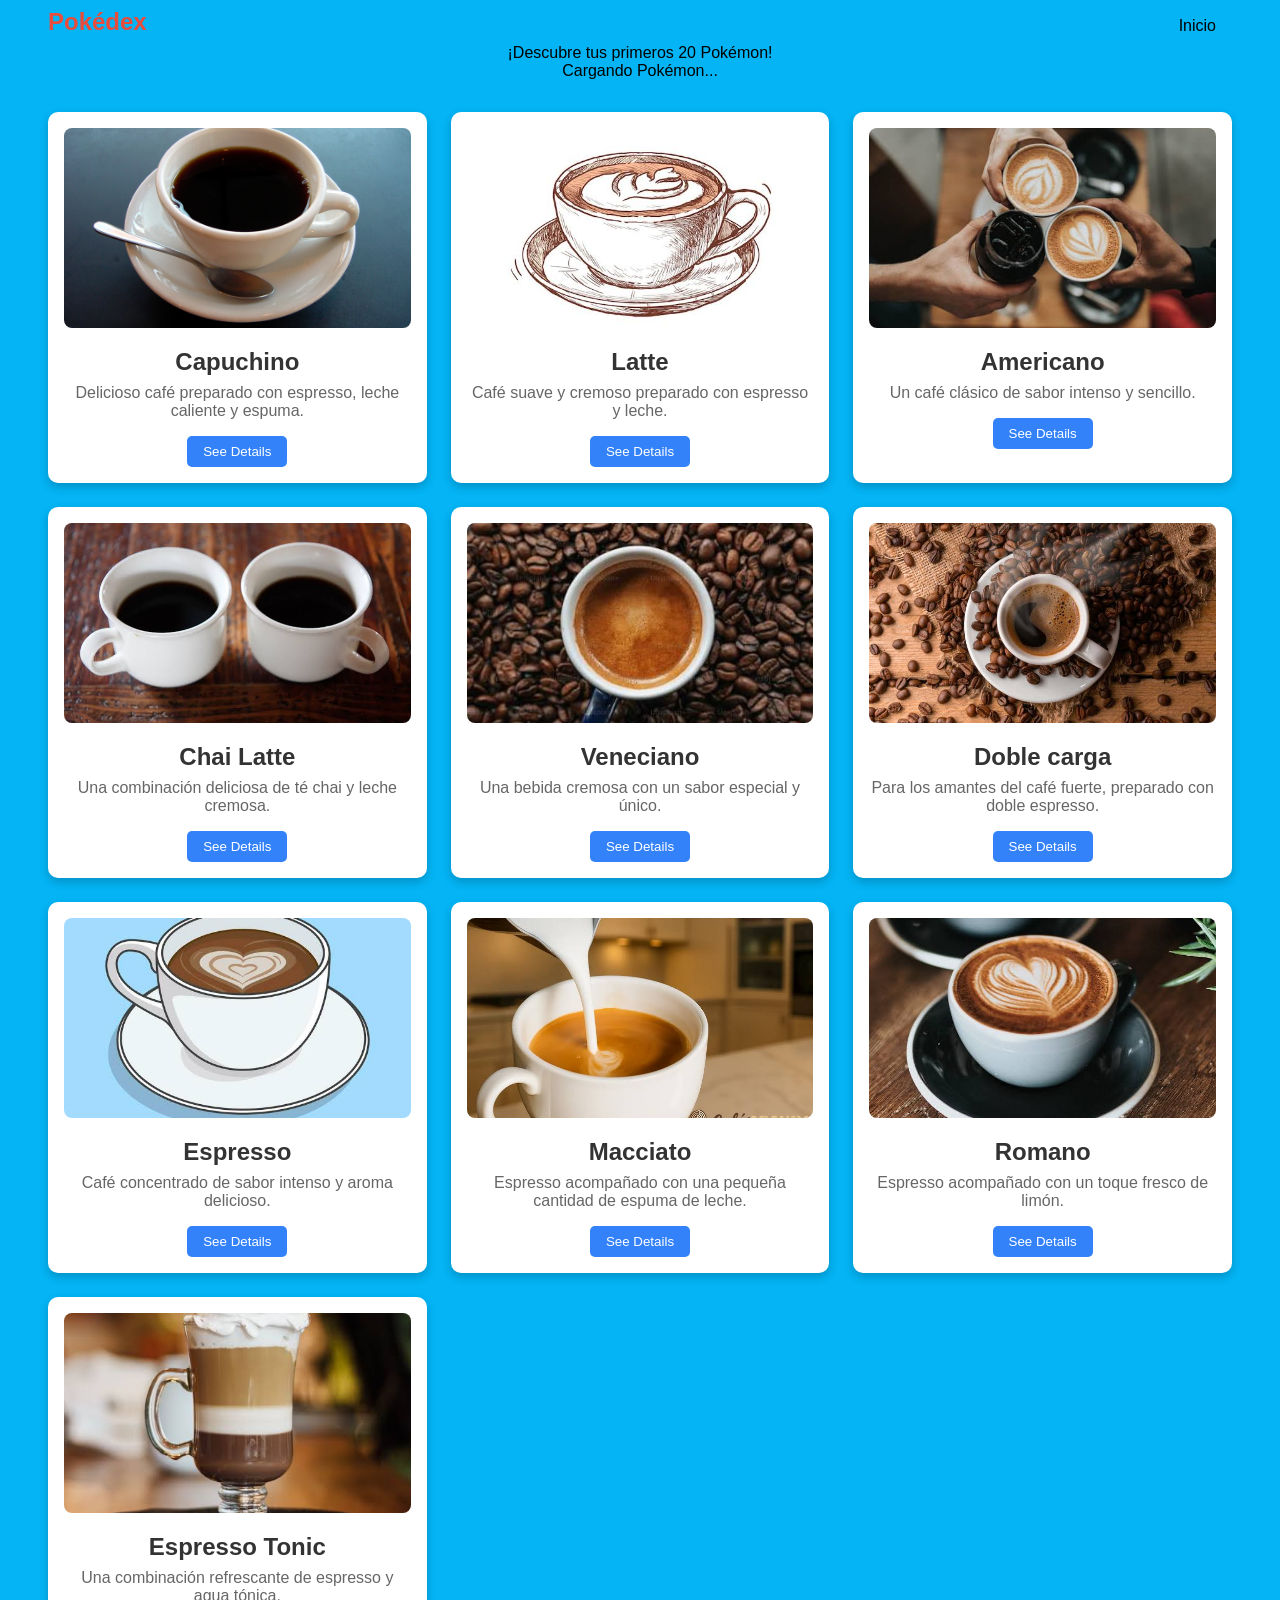
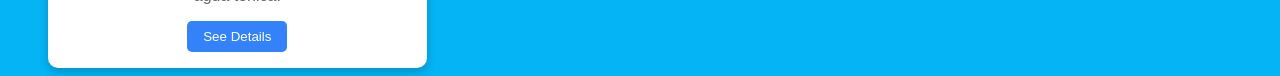
<file: index.html>
<!DOCTYPE html>
<html lang="es">

<head>
    <meta charset="UTF-8">
    <meta name="viewport" content="width=device-width, initial-scale=1.0">

    <meta name="theme-color" content="#dc3545">

    <link rel="stylesheet" href="css/style.css">
    <link rel="manifest" href="manifest.json">
    <link rel="apple-touch-icon" href="images/icons/icon-192x192.png">

    <title>Pokédex</title>
</head>

<body>

    <main>
        <nav>
            <h1>Pokédex</h1>

            <ul>
                <li><a href="index.html">Inicio</a></li>
            </ul>
        </nav>

        <p class="intro">
            ¡Descubre tus primeros 20 Pokémon!
        </p>

        <p id="mensaje">Cargando Pokémon...</p>

        <section class="cards" id="cards-container"></section>
    </main>

    <script src="js/app.js" defer></script>

</body>
</html>
</file>
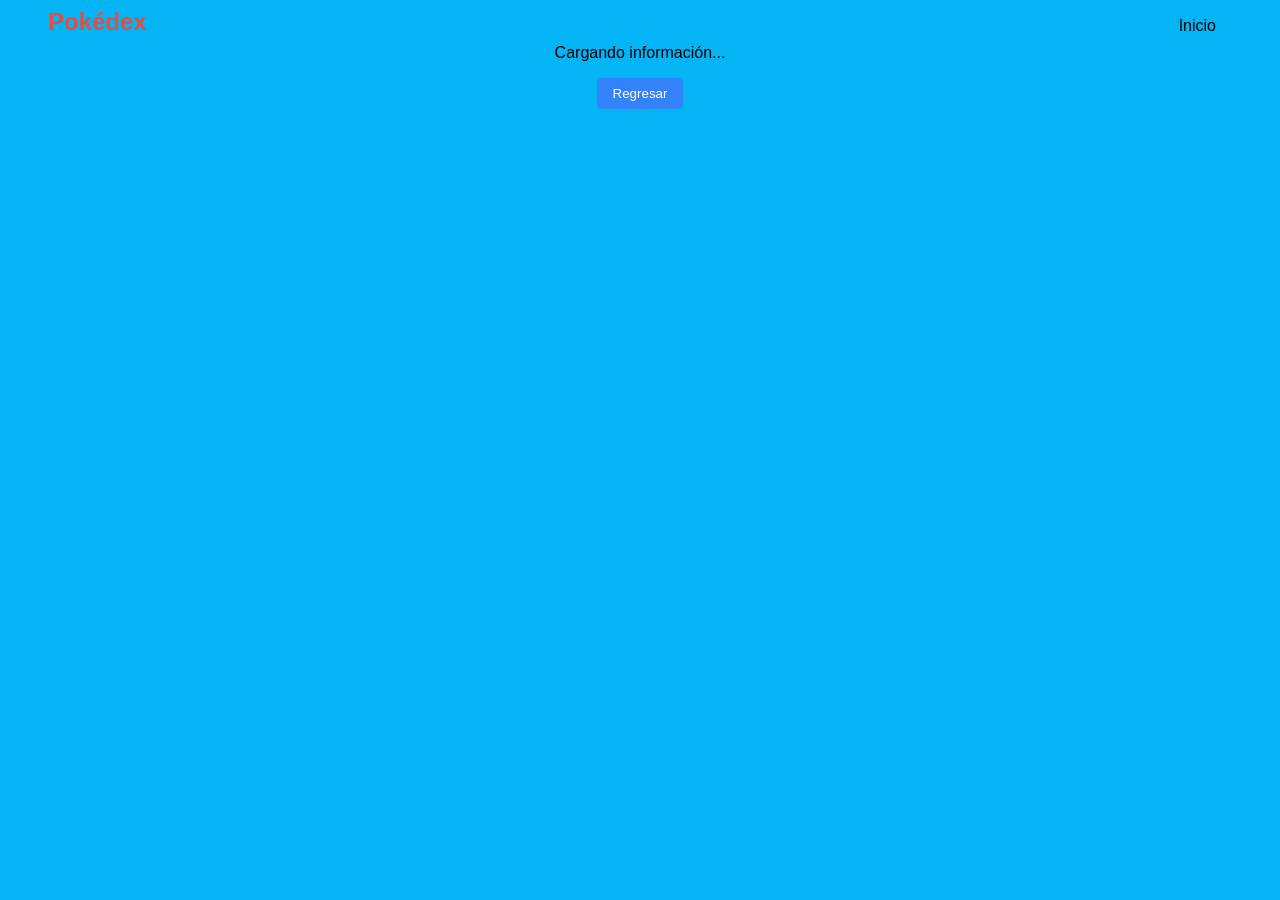
<file: detalle.html>
<!DOCTYPE html>
<html lang="es">

<head>
    <meta charset="UTF-8">
    <meta name="viewport" content="width=device-width, initial-scale=1.0">

    <meta name="theme-color" content="#dc3545">

    <link rel="stylesheet" href="css/style.css">
    <link rel="manifest" href="manifest.json">

    <title>Detalle del Pokémon</title>
</head>

<body>

    <main>

        <nav>
            <h1>Pokédex</h1>

            <ul>
                <li><a href="index.html">Inicio</a></li>
            </ul>
        </nav>

        <p id="mensaje">Cargando información...</p>

        <section id="pokemon-detail"></section>

        <div style="text-align: center;">
            <button onclick="window.location.href='index.html'">
                Regresar
            </button>
        </div>

    </main>

    <script src="js/detalle.js"></script>

</body>
</html>
</file>
<file: css/style.css>
* {
    margin:0;
    padding:0;
    box-sizing:border-box;
}

body{
    background-color:#04b4f5;
    font-family: "Nunito", sans-serif;
    font-size: 16px;
}

main{
    max-width: 1200px;
    margin: 0 auto;
    padding: 0.5rem;
    text-align: center;
}

nav{
    display: flex;
    justify-content: space-between;
    align-items: center;    
}

ul{
    list-style: none;
    display: flex;
}

li{
    margin-right: 1rem;
}

h1{
    color: #e74c3c;
    margin-bottom: 0.5rem;

}

.cards {
    display: grid;
    grid-template-columns: repeat(3, 1fr);
    gap: 1.5rem;
    margin-top: 2rem;
}

.card {
    background-color: white;
    border-radius: 10px;
    padding: 1rem;
    box-shadow: 0 4px 10px rgba(0, 0, 0, 0.2);
}

.card img {
    width: 100%;
    height: 200px;
    object-fit: cover;
    border-radius: 8px;
}

.card h2 {
    margin-top: 1rem;
    color: #333;
}

.card p {
    margin-top: 0.5rem;
    color: #666;
}

button {
    margin-top: 1rem;
    padding: 0.5rem 1rem;
    background-color: #3382fa;
    color: white;
    border: none;
    border-radius: 5px;
    cursor: pointer;
}

#coffee-detail {
    max-width: 600px;
    margin: 2rem auto;
}

#coffee-detail .card {
    padding: 2rem;
}

#coffee-detail .card img {
    height: 350px;
}

#coffee-detail p {
    margin-top: 1rem;
}

a {
    text-decoration: none;
    color: black;
}
</file>
